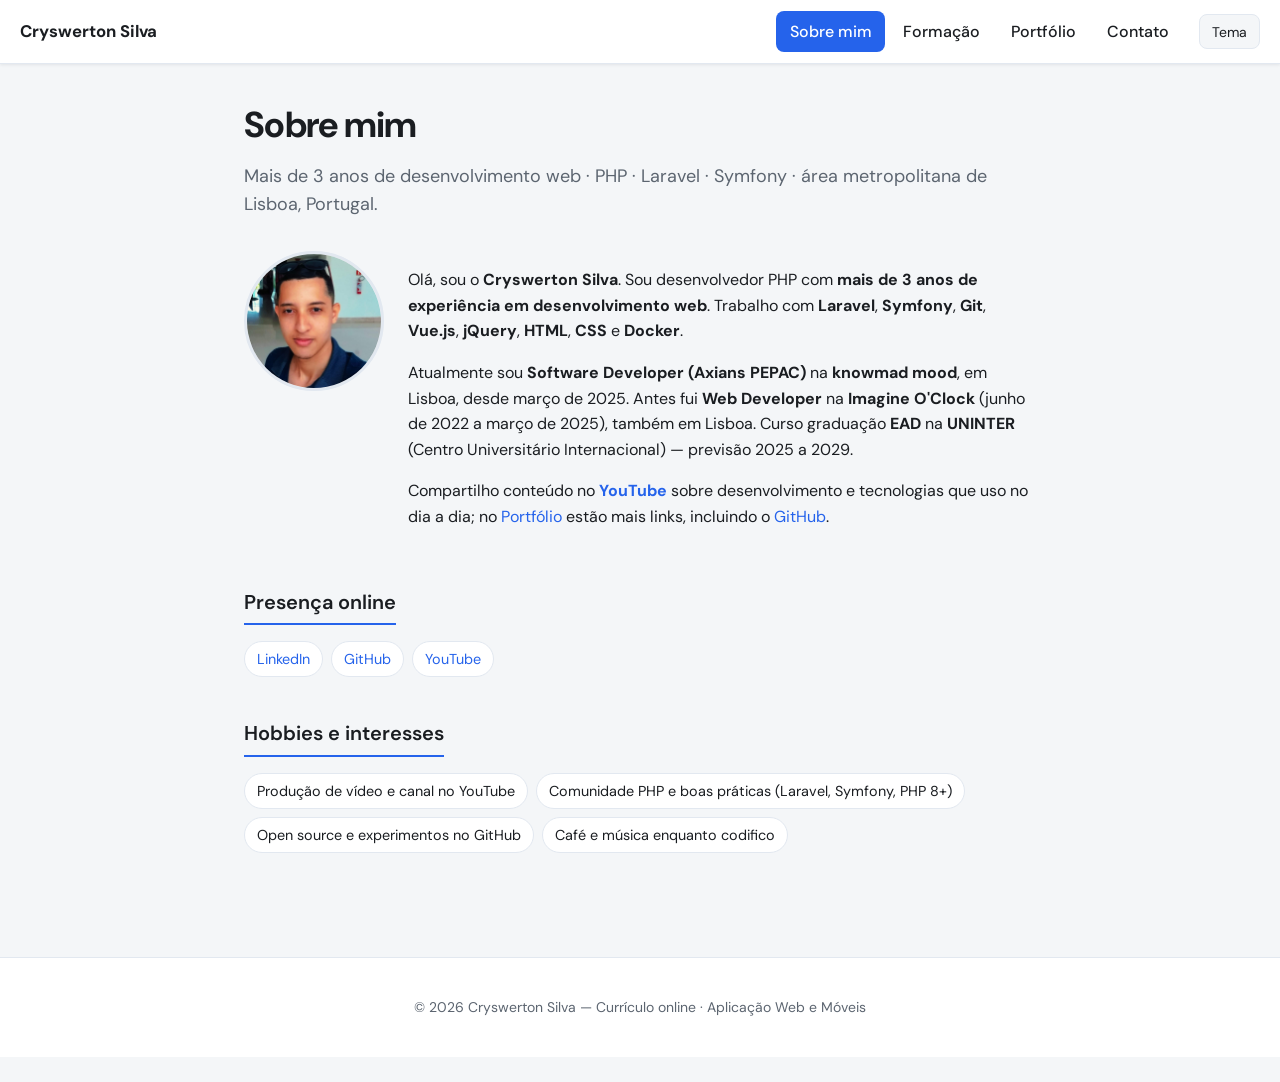
<file: index.html>
<!DOCTYPE html>
<html lang="pt-BR">
<head>
  <meta charset="UTF-8">
  <meta name="viewport" content="width=device-width, initial-scale=1.0">
  <title>Redirecionando…</title>
  <!-- Entrada na raiz: envia o utilizador para a primeira página do currículo (Sobre) -->
  <meta http-equiv="refresh" content="0; url=sobre.html">
  <link rel="canonical" href="sobre.html">
</head>
<body>
  <p>Se não for redirecionado automaticamente, <a href="sobre.html">clique aqui para abrir Sobre mim</a>.</p>
</body>
</html>
</file>
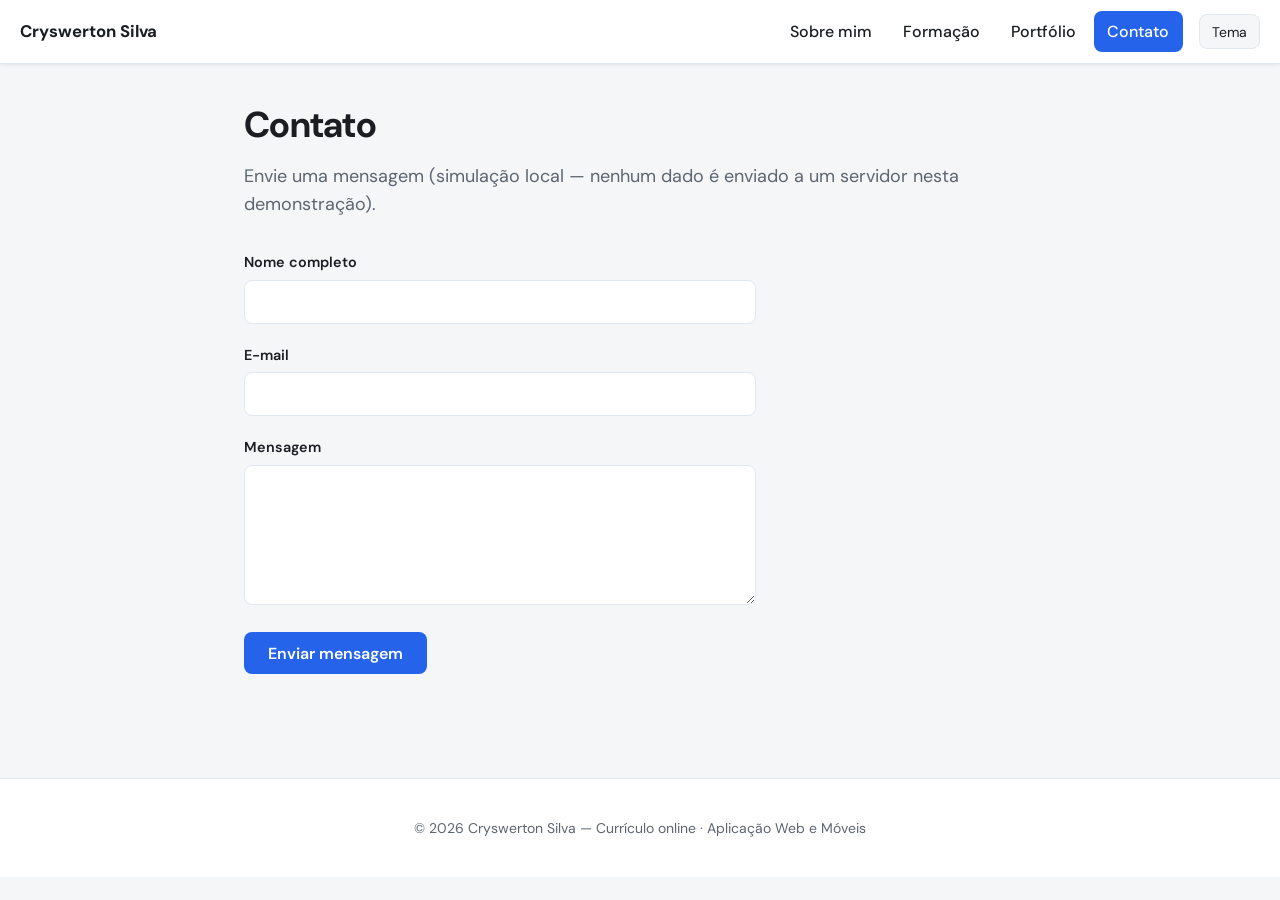
<file: contato.html>
<!DOCTYPE html>
<html lang="pt-BR">
<head>
  <meta charset="UTF-8">
  <meta name="viewport" content="width=device-width, initial-scale=1.0">
  <title>Contato — Currículo Online</title>
  <link rel="preconnect" href="https://fonts.googleapis.com">
  <link rel="preconnect" href="https://fonts.gstatic.com" crossorigin>
  <link href="https://fonts.googleapis.com/css2?family=DM+Sans:ital,opsz,wght@0,9..40,400;0,9..40,600;0,9..40,700;1,9..40,400&display=swap" rel="stylesheet">
  <link rel="stylesheet" href="css/styles.css">
</head>
<body>
  <header class="site-header">
    <a class="site-brand" href="sobre.html">Cryswerton Silva</a>
    <button type="button" class="nav-toggle" id="navToggle" aria-label="Abrir menu de navegação" aria-expanded="false" aria-controls="siteNav">
      <span></span>
      <span></span>
      <span></span>
    </button>
    <nav class="site-nav" id="siteNav" aria-label="Principal">
      <ul class="nav-list">
        <li><a href="sobre.html">Sobre mim</a></li>
        <li><a href="formacao.html">Formação</a></li>
        <li><a href="portfolio.html">Portfólio</a></li>
        <li><a href="contato.html" class="is-active">Contato</a></li>
      </ul>
      <button type="button" class="theme-toggle" id="themeToggle" title="Alternar tema claro ou escuro">Tema</button>
    </nav>
  </header>

  <div class="nav-overlay" id="navOverlay" aria-hidden="true"></div>

  <main class="page-main">
    <h1 class="page-title">Contato</h1>
    <p class="lead">Envie uma mensagem (simulação local — nenhum dado é enviado a um servidor nesta demonstração).</p>

    <section class="section-block" aria-labelledby="sec-formulario">
      <h2 id="sec-formulario" class="visually-hidden">Formulário de mensagem</h2>
      <!-- Validação e envio simulado em js/contato.js -->
      <form class="contact-form" id="contactForm" novalidate>
        <p class="form-global-error" id="formGlobalError" role="alert"></p>

        <div class="form-group" data-field="nome">
          <label for="nome">Nome completo</label>
          <input type="text" id="nome" name="nome" autocomplete="name" required>
          <span class="field-error" id="error-nome"></span>
        </div>

        <div class="form-group" data-field="email">
          <label for="email">E-mail</label>
          <input type="email" id="email" name="email" autocomplete="email" inputmode="email" required>
          <span class="field-error" id="error-email"></span>
        </div>

        <div class="form-group" data-field="mensagem">
          <label for="mensagem">Mensagem</label>
          <textarea id="mensagem" name="mensagem" required></textarea>
          <span class="field-error" id="error-mensagem"></span>
        </div>

        <button type="submit" class="form-submit">Enviar mensagem</button>
      </form>
    </section>
  </main>

  <!-- Modal de confirmação após “envio” bem-sucedido -->
  <div class="modal-backdrop" id="successModal" role="dialog" aria-modal="true" aria-labelledby="modalTitle" aria-hidden="true">
    <div class="modal-dialog">
      <p id="modalTitle">Mensagem enviada com sucesso!</p>
      <button type="button" class="modal-close" id="modalClose">Fechar</button>
    </div>
  </div>

  <footer class="site-footer">
    <p>© 2026 Cryswerton Silva — Currículo online · Aplicação Web e Móveis</p>
  </footer>

  <script src="js/main.js" defer></script>
  <script src="js/contato.js" defer></script>
</body>
</html>
</file>
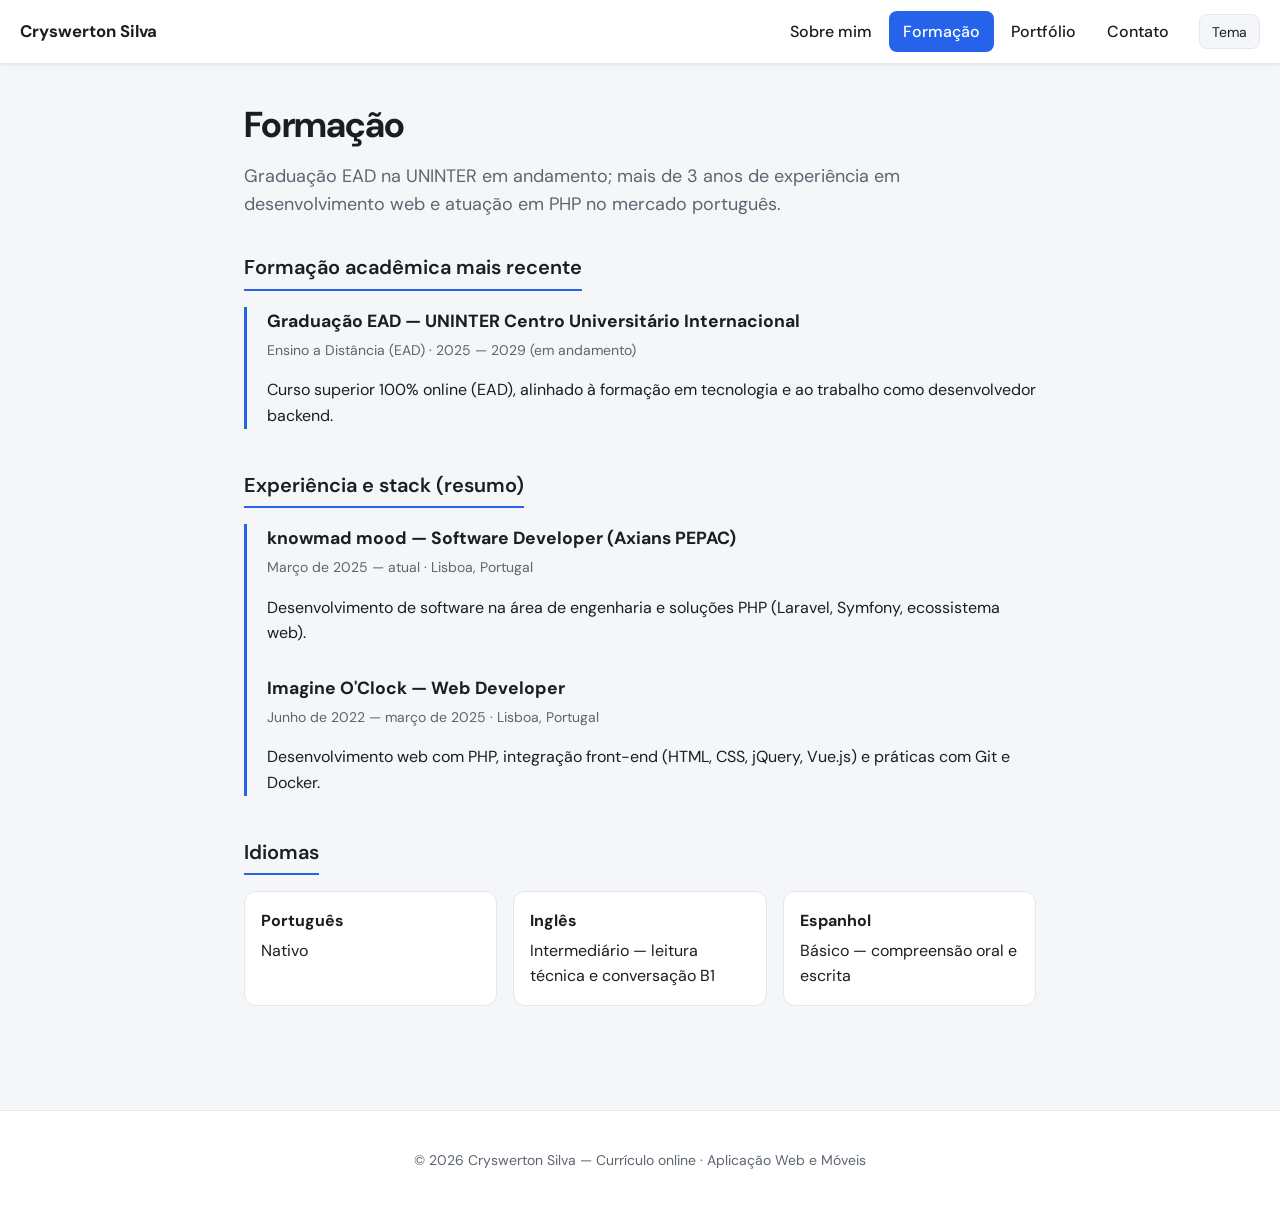
<file: formacao.html>
<!DOCTYPE html>
<html lang="pt-BR">
<head>
  <meta charset="UTF-8">
  <meta name="viewport" content="width=device-width, initial-scale=1.0">
  <title>Formação — Currículo Online</title>
  <link rel="preconnect" href="https://fonts.googleapis.com">
  <link rel="preconnect" href="https://fonts.gstatic.com" crossorigin>
  <link href="https://fonts.googleapis.com/css2?family=DM+Sans:ital,opsz,wght@0,9..40,400;0,9..40,600;0,9..40,700;1,9..40,400&display=swap" rel="stylesheet">
  <link rel="stylesheet" href="css/styles.css">
</head>
<body>
  <header class="site-header">
    <a class="site-brand" href="sobre.html">Cryswerton Silva</a>
    <button type="button" class="nav-toggle" id="navToggle" aria-label="Abrir menu de navegação" aria-expanded="false" aria-controls="siteNav">
      <span></span>
      <span></span>
      <span></span>
    </button>
    <nav class="site-nav" id="siteNav" aria-label="Principal">
      <ul class="nav-list">
        <li><a href="sobre.html">Sobre mim</a></li>
        <li><a href="formacao.html" class="is-active">Formação</a></li>
        <li><a href="portfolio.html">Portfólio</a></li>
        <li><a href="contato.html">Contato</a></li>
      </ul>
      <button type="button" class="theme-toggle" id="themeToggle" title="Alternar tema claro ou escuro">Tema</button>
    </nav>
  </header>

  <div class="nav-overlay" id="navOverlay" aria-hidden="true"></div>

  <main class="page-main">
    <h1 class="page-title">Formação</h1>
    <p class="lead">Graduação EAD na UNINTER em andamento; mais de 3 anos de experiência em desenvolvimento web e atuação em PHP no mercado português.</p>

    <section class="section-block" aria-labelledby="sec-graduacao">
      <h2 id="sec-graduacao">Formação acadêmica mais recente</h2>
      <div class="timeline">
        <article class="timeline-item">
          <h3>Graduação EAD — UNINTER Centro Universitário Internacional</h3>
          <p class="timeline-meta">Ensino a Distância (EAD) · 2025 — 2029 (em andamento)</p>
          <p>
            Curso superior 100% online (EAD), alinhado à formação em tecnologia e ao trabalho como desenvolvedor backend.
          </p>
        </article>
      </div>
    </section>

    <section class="section-block" aria-labelledby="sec-cursos">
      <h2 id="sec-cursos">Experiência e stack (resumo)</h2>
      <div class="timeline">
        <article class="timeline-item">
          <h3>knowmad mood — Software Developer (Axians PEPAC)</h3>
          <p class="timeline-meta">Março de 2025 — atual · Lisboa, Portugal</p>
          <p>Desenvolvimento de software na área de engenharia e soluções PHP (Laravel, Symfony, ecossistema web).</p>
        </article>
        <article class="timeline-item">
          <h3>Imagine O&apos;Clock — Web Developer</h3>
          <p class="timeline-meta">Junho de 2022 — março de 2025 · Lisboa, Portugal</p>
          <p>Desenvolvimento web com PHP, integração front-end (HTML, CSS, jQuery, Vue.js) e práticas com Git e Docker.</p>
        </article>
      </div>
    </section>

    <section class="section-block" aria-labelledby="sec-idiomas">
      <h2 id="sec-idiomas">Idiomas</h2>
      <div class="lang-grid">
        <div class="lang-card">
          <strong>Português</strong>
          <span>Nativo</span>
        </div>
        <div class="lang-card">
          <strong>Inglês</strong>
          <span>Intermediário — leitura técnica e conversação B1</span>
        </div>
        <div class="lang-card">
          <strong>Espanhol</strong>
          <span>Básico — compreensão oral e escrita</span>
        </div>
      </div>
    </section>
  </main>

  <footer class="site-footer">
    <p>© 2026 Cryswerton Silva — Currículo online · Aplicação Web e Móveis</p>
  </footer>

  <script src="js/main.js" defer></script>
</body>
</html>
</file>
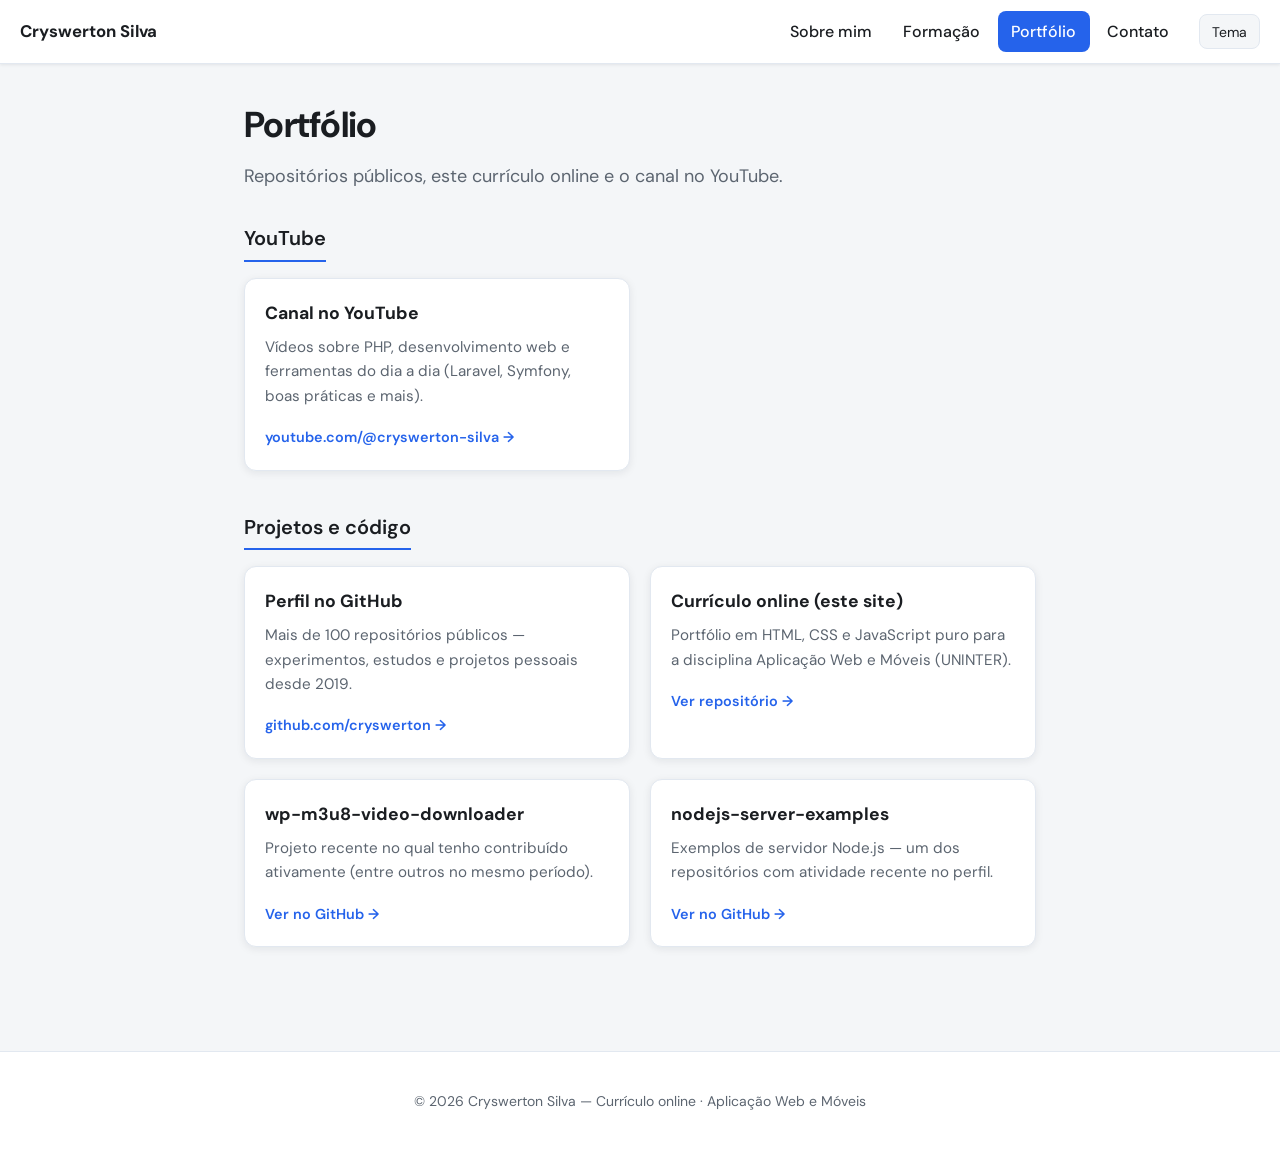
<file: portfolio.html>
<!DOCTYPE html>
<html lang="pt-BR">
<head>
  <meta charset="UTF-8">
  <meta name="viewport" content="width=device-width, initial-scale=1.0">
  <title>Portfólio — Currículo Online</title>
  <link rel="preconnect" href="https://fonts.googleapis.com">
  <link rel="preconnect" href="https://fonts.gstatic.com" crossorigin>
  <link href="https://fonts.googleapis.com/css2?family=DM+Sans:ital,opsz,wght@0,9..40,400;0,9..40,600;0,9..40,700;1,9..40,400&display=swap" rel="stylesheet">
  <link rel="stylesheet" href="css/styles.css">
</head>
<body>
  <header class="site-header">
    <a class="site-brand" href="sobre.html">Cryswerton Silva</a>
    <button type="button" class="nav-toggle" id="navToggle" aria-label="Abrir menu de navegação" aria-expanded="false" aria-controls="siteNav">
      <span></span>
      <span></span>
      <span></span>
    </button>
    <nav class="site-nav" id="siteNav" aria-label="Principal">
      <ul class="nav-list">
        <li><a href="sobre.html">Sobre mim</a></li>
        <li><a href="formacao.html">Formação</a></li>
        <li><a href="portfolio.html" class="is-active">Portfólio</a></li>
        <li><a href="contato.html">Contato</a></li>
      </ul>
      <button type="button" class="theme-toggle" id="themeToggle" title="Alternar tema claro ou escuro">Tema</button>
    </nav>
  </header>

  <div class="nav-overlay" id="navOverlay" aria-hidden="true"></div>

  <main class="page-main">
    <h1 class="page-title">Portfólio</h1>
    <p class="lead">Repositórios públicos, este currículo online e o canal no YouTube.</p>

    <section class="section-block" aria-labelledby="sec-youtube" id="sec-youtube">
      <h2 id="sec-youtube">YouTube</h2>
      <div class="project-grid">
        <article class="project-card">
          <h3>Canal no YouTube</h3>
          <p>
            Vídeos sobre PHP, desenvolvimento web e ferramentas do dia a dia (Laravel, Symfony, boas práticas e mais).
          </p>
          <a class="project-link" href="https://www.youtube.com/@cryswerton-silva" target="_blank" rel="noopener noreferrer">youtube.com/@cryswerton-silva →</a>
        </article>
      </div>
    </section>

    <section class="section-block" aria-labelledby="sec-projetos">
      <h2 id="sec-projetos">Projetos e código</h2>
      <div class="project-grid">
        <article class="project-card">
          <h3>Perfil no GitHub</h3>
          <p>Mais de 100 repositórios públicos — experimentos, estudos e projetos pessoais desde 2019.</p>
          <a class="project-link" href="https://github.com/cryswerton" target="_blank" rel="noopener noreferrer">github.com/cryswerton →</a>
        </article>
        <article class="project-card">
          <h3>Currículo online (este site)</h3>
          <p>Portfólio em HTML, CSS e JavaScript puro para a disciplina Aplicação Web e Móveis (UNINTER).</p>
          <a class="project-link" href="https://github.com/cryswerton/uninter-awm-portfolio" target="_blank" rel="noopener noreferrer">Ver repositório →</a>
        </article>
        <article class="project-card">
          <h3>wp-m3u8-video-downloader</h3>
          <p>Projeto recente no qual tenho contribuído ativamente (entre outros no mesmo período).</p>
          <a class="project-link" href="https://github.com/cryswerton/wp-m3u8-video-downloader" target="_blank" rel="noopener noreferrer">Ver no GitHub →</a>
        </article>
        <article class="project-card">
          <h3>nodejs-server-examples</h3>
          <p>Exemplos de servidor Node.js — um dos repositórios com atividade recente no perfil.</p>
          <a class="project-link" href="https://github.com/cryswerton/nodejs-server-examples" target="_blank" rel="noopener noreferrer">Ver no GitHub →</a>
        </article>
      </div>
    </section>
  </main>

  <footer class="site-footer">
    <p>© 2026 Cryswerton Silva — Currículo online · Aplicação Web e Móveis</p>
  </footer>

  <script src="js/main.js" defer></script>
</body>
</html>
</file>
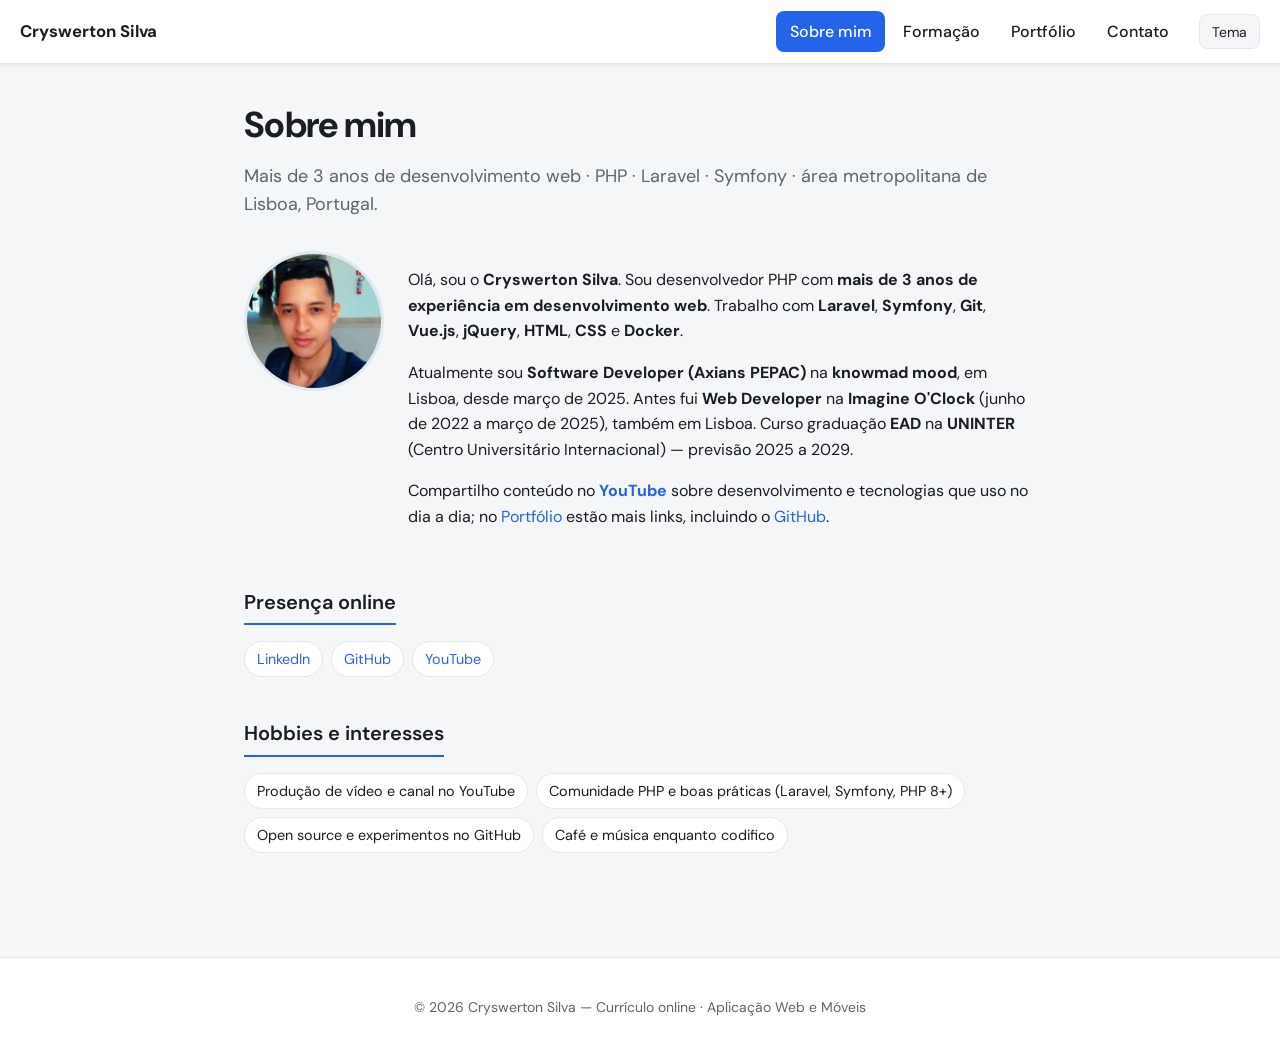
<file: sobre.html>
<!DOCTYPE html>
<html lang="pt-BR">
<head>
  <meta charset="UTF-8">
  <meta name="viewport" content="width=device-width, initial-scale=1.0">
  <title>Sobre mim — Currículo Online</title>
  <!-- Tipografia web (sem framework; apenas fonte do Google Fonts) -->
  <link rel="preconnect" href="https://fonts.googleapis.com">
  <link rel="preconnect" href="https://fonts.gstatic.com" crossorigin>
  <link href="https://fonts.googleapis.com/css2?family=DM+Sans:ital,opsz,wght@0,9..40,400;0,9..40,600;0,9..40,700;1,9..40,400&display=swap" rel="stylesheet">
  <link rel="stylesheet" href="css/styles.css">
</head>
<body>
  <!-- Cabeçalho: marca + navegação fixa (repetida em todas as páginas) -->
  <header class="site-header">
    <a class="site-brand" href="sobre.html">Cryswerton Silva</a>
    <button type="button" class="nav-toggle" id="navToggle" aria-label="Abrir menu de navegação" aria-expanded="false" aria-controls="siteNav">
      <span></span>
      <span></span>
      <span></span>
    </button>
    <nav class="site-nav" id="siteNav" aria-label="Principal">
      <ul class="nav-list">
        <li><a href="sobre.html" class="is-active">Sobre mim</a></li>
        <li><a href="formacao.html">Formação</a></li>
        <li><a href="portfolio.html">Portfólio</a></li>
        <li><a href="contato.html">Contato</a></li>
      </ul>
      <button type="button" class="theme-toggle" id="themeToggle" title="Alternar tema claro ou escuro">Tema</button>
    </nav>
  </header>

  <!-- Overlay escuro quando o menu mobile está aberto -->
  <div class="nav-overlay" id="navOverlay" aria-hidden="true"></div>

  <main class="page-main" id="main">
    <h1 class="page-title">Sobre mim</h1>
    <p class="lead">Mais de 3 anos de desenvolvimento web · PHP · Laravel · Symfony · área metropolitana de Lisboa, Portugal.</p>

    <section class="section-block profile-row" aria-labelledby="sec-apresentacao">
      <h2 id="sec-apresentacao" class="visually-hidden">Apresentação</h2>
      <!-- Foto local em /img (mantenha proporção quadrada para o círculo do avatar) -->
      <img class="profile-avatar" src="img/eu.jpg" width="140" height="140" alt="Cryswerton Silva">
      <div>
        <p>
          Olá, sou o <strong>Cryswerton Silva</strong>. Sou desenvolvedor PHP com <strong>mais de 3 anos de experiência em desenvolvimento web</strong>.
          Trabalho com <strong>Laravel</strong>, <strong>Symfony</strong>, <strong>Git</strong>, <strong>Vue.js</strong>,
          <strong>jQuery</strong>, <strong>HTML</strong>, <strong>CSS</strong> e <strong>Docker</strong>.
        </p>
        <p>
          Atualmente sou <strong>Software Developer (Axians PEPAC)</strong> na <strong>knowmad mood</strong>, em Lisboa, desde março de 2025.
          Antes fui <strong>Web Developer</strong> na <strong>Imagine O&apos;Clock</strong> (junho de 2022 a março de 2025), também em Lisboa.
          Curso graduação <strong>EAD</strong> na <strong>UNINTER</strong> (Centro Universitário Internacional) — previsão 2025 a 2029.
        </p>
        <p>
          Compartilho conteúdo no <a href="https://www.youtube.com/@cryswerton-silva" target="_blank" rel="noopener noreferrer"><strong>YouTube</strong></a>
          sobre desenvolvimento e tecnologias que uso no dia a dia; no <a href="portfolio.html">Portfólio</a> estão mais links, incluindo o
          <a href="https://github.com/cryswerton" target="_blank" rel="noopener noreferrer">GitHub</a>.
        </p>
      </div>
    </section>

    <section class="section-block" aria-labelledby="sec-links">
      <h2 id="sec-links">Presença online</h2>
      <ul class="hobby-list">
        <li><a href="https://www.linkedin.com/in/cryswerton-silva-48215b236" target="_blank" rel="noopener noreferrer">LinkedIn</a></li>
        <li><a href="https://github.com/cryswerton" target="_blank" rel="noopener noreferrer">GitHub</a></li>
        <li><a href="https://www.youtube.com/@cryswerton-silva" target="_blank" rel="noopener noreferrer">YouTube</a></li>
      </ul>
    </section>

    <section class="section-block" aria-labelledby="sec-hobbies">
      <h2 id="sec-hobbies">Hobbies e interesses</h2>
      <ul class="hobby-list">
        <li>Produção de vídeo e canal no YouTube</li>
        <li>Comunidade PHP e boas práticas (Laravel, Symfony, PHP 8+)</li>
        <li>Open source e experimentos no GitHub</li>
        <li>Café e música enquanto codifico</li>
      </ul>
    </section>
  </main>

  <footer class="site-footer">
    <p>© 2026 Cryswerton Silva — Currículo online · Aplicação Web e Móveis</p>
  </footer>

  <script src="js/main.js" defer></script>
</body>
</html>
</file>
<file: css/styles.css>
/* =============================================================================
   Folha de estilos global — portfólio currículo online
   Variáveis de tema, layout, componentes e responsividade.
   ============================================================================= */

/* --- Reset leve + box model --- */
*,
*::before,
*::after {
  box-sizing: border-box;
}

html {
  scroll-behavior: smooth;
}

body {
  margin: 0;
  min-height: 100vh;
  font-family: "DM Sans", system-ui, sans-serif;
  font-size: 1rem;
  line-height: 1.6;
  color: var(--text);
  background-color: var(--bg);
  transition: background-color 0.2s ease, color 0.2s ease;
}

/* Texto só para leitores de ecrã / acessibilidade */
.visually-hidden {
  position: absolute;
  width: 1px;
  height: 1px;
  padding: 0;
  margin: -1px;
  overflow: hidden;
  clip: rect(0, 0, 0, 0);
  white-space: nowrap;
  border: 0;
}

img {
  max-width: 100%;
  height: auto;
  display: block;
}

a {
  color: var(--accent);
  text-decoration: none;
}

a:hover {
  text-decoration: underline;
}

a:focus-visible,
button:focus-visible {
  outline: 2px solid var(--accent);
  outline-offset: 2px;
}

/* --- Tema claro (padrão) --- */
:root {
  --bg: #f4f6f8;
  --bg-elevated: #ffffff;
  --text: #1a1d21;
  --text-muted: #5c6570;
  --accent: #2563eb;
  --accent-hover: #1d4ed8;
  --border: #e2e8f0;
  --shadow: rgba(15, 23, 42, 0.08);
  --header-h: 4rem;
}

/* --- Tema escuro (ativado via data-theme no <html>) --- */
html[data-theme="dark"] {
  --bg: #0f1419;
  --bg-elevated: #1a222c;
  --text: #e8eaed;
  --text-muted: #9aa3ad;
  --accent: #60a5fa;
  --accent-hover: #93c5fd;
  --border: #2d3748;
  --shadow: rgba(0, 0, 0, 0.35);
}

/* Espaço para header fixo */
body {
  padding-top: var(--header-h);
}

/* =============================================================================
   Cabeçalho fixo e navegação
   ============================================================================= */
.site-header {
  position: fixed;
  top: 0;
  left: 0;
  right: 0;
  z-index: 100;
  height: var(--header-h);
  display: flex;
  align-items: center;
  justify-content: space-between;
  gap: 1rem;
  padding: 0 1.25rem;
  background: var(--bg-elevated);
  border-bottom: 1px solid var(--border);
  box-shadow: 0 1px 3px var(--shadow);
}

.site-brand {
  font-weight: 700;
  font-size: 1.05rem;
  color: var(--text);
  white-space: nowrap;
}

.site-brand:hover {
  text-decoration: none;
  color: var(--accent);
}

/* Botão hambúrguer — visível só em telas pequenas */
.nav-toggle {
  display: none;
  flex-direction: column;
  justify-content: center;
  gap: 5px;
  width: 2.5rem;
  height: 2.5rem;
  padding: 0;
  border: 1px solid var(--border);
  border-radius: 8px;
  background: var(--bg);
  cursor: pointer;
  color: var(--text);
}

.nav-toggle span {
  display: block;
  width: 1.25rem;
  height: 2px;
  margin: 0 auto;
  background: currentColor;
  border-radius: 1px;
}

/* Navegação principal */
.site-nav {
  display: flex;
  align-items: center;
  gap: 0.5rem;
}

.nav-list {
  display: flex;
  flex-wrap: wrap;
  align-items: center;
  gap: 0.25rem;
  list-style: none;
  margin: 0;
  padding: 0;
}

.nav-list a {
  display: block;
  padding: 0.5rem 0.85rem;
  border-radius: 8px;
  color: var(--text);
  font-weight: 500;
  text-decoration: none;
}

.nav-list a:hover {
  background: var(--bg);
  text-decoration: none;
}

/* Página atual — destaque no link ativo */
.nav-list a.is-active {
  background: var(--accent);
  color: #fff;
}

html[data-theme="dark"] .nav-list a.is-active {
  color: #0f1419;
}

/* Toggle tema */
.theme-toggle {
  margin-left: 0.5rem;
  padding: 0.45rem 0.75rem;
  border: 1px solid var(--border);
  border-radius: 8px;
  background: var(--bg);
  color: var(--text);
  font-size: 0.875rem;
  font-family: inherit;
  cursor: pointer;
}

.theme-toggle:hover {
  border-color: var(--accent);
}

/* Overlay mobile quando o menu está aberto */
.nav-overlay {
  display: none;
  position: fixed;
  inset: var(--header-h) 0 0 0;
  z-index: 90;
  cursor: pointer;
  background: rgba(15, 23, 42, 0.45);
}

body.nav-open .nav-overlay {
  display: block;
}

/* =============================================================================
   Conteúdo principal e tipografia de página
   ============================================================================= */
.page-main {
  max-width: 52rem;
  margin: 0 auto;
  padding: 2rem 1.25rem 4rem;
}

.page-title {
  margin: 0 0 0.5rem;
  font-size: clamp(1.75rem, 4vw, 2.25rem);
  font-weight: 700;
  letter-spacing: -0.02em;
}

.lead {
  font-size: 1.125rem;
  color: var(--text-muted);
  margin: 0 0 2rem;
}

.section-block {
  margin-bottom: 2.5rem;
}

.section-block h2 {
  margin: 0 0 1rem;
  font-size: 1.25rem;
  font-weight: 600;
  color: var(--text);
  border-bottom: 2px solid var(--accent);
  padding-bottom: 0.35rem;
  display: inline-block;
}

/* Perfil / sobre */
.profile-row {
  display: grid;
  grid-template-columns: 140px 1fr;
  gap: 1.5rem;
  align-items: start;
}

@media (max-width: 600px) {
  .profile-row {
    grid-template-columns: 1fr;
    text-align: center;
  }

  .profile-avatar {
    margin: 0 auto;
  }
}

.profile-avatar {
  width: 140px;
  height: 140px;
  border-radius: 50%;
  object-fit: cover;
  border: 3px solid var(--border);
  background: linear-gradient(145deg, var(--accent), #93c5fd);
}

.hobby-list {
  display: flex;
  flex-wrap: wrap;
  gap: 0.5rem;
  list-style: none;
  margin: 0;
  padding: 0;
}

.hobby-list li {
  padding: 0.35rem 0.75rem;
  background: var(--bg-elevated);
  border: 1px solid var(--border);
  border-radius: 999px;
  font-size: 0.9rem;
}

/* Formação — timeline simples */
.timeline {
  border-left: 3px solid var(--accent);
  padding-left: 1.25rem;
  margin: 0;
}

.timeline-item {
  margin-bottom: 1.75rem;
}

.timeline-item:last-child {
  margin-bottom: 0;
}

.timeline-item h3 {
  margin: 0 0 0.25rem;
  font-size: 1.1rem;
}

.timeline-meta {
  font-size: 0.875rem;
  color: var(--text-muted);
  margin: 0 0 0.5rem;
}

.lang-grid {
  display: grid;
  grid-template-columns: repeat(auto-fill, minmax(200px, 1fr));
  gap: 1rem;
}

.lang-card {
  padding: 1rem;
  background: var(--bg-elevated);
  border: 1px solid var(--border);
  border-radius: 12px;
}

.lang-card strong {
  display: block;
  margin-bottom: 0.25rem;
}

/* Portfólio — cards de projeto */
.project-grid {
  display: grid;
  grid-template-columns: repeat(auto-fill, minmax(260px, 1fr));
  gap: 1.25rem;
}

.project-card {
  padding: 1.25rem;
  background: var(--bg-elevated);
  border: 1px solid var(--border);
  border-radius: 12px;
  box-shadow: 0 2px 8px var(--shadow);
  transition: transform 0.15s ease, box-shadow 0.15s ease;
}

.project-card:hover {
  transform: translateY(-2px);
  box-shadow: 0 8px 24px var(--shadow);
}

.project-card h3 {
  margin: 0 0 0.5rem;
  font-size: 1.1rem;
}

.project-card p {
  margin: 0 0 1rem;
  font-size: 0.95rem;
  color: var(--text-muted);
}

.project-card .project-link {
  font-weight: 600;
  font-size: 0.9rem;
}

/* =============================================================================
   Formulário de contato
   ============================================================================= */
.contact-form {
  max-width: 32rem;
}

.form-group {
  margin-bottom: 1.25rem;
}

.form-group label {
  display: block;
  margin-bottom: 0.35rem;
  font-weight: 600;
  font-size: 0.9rem;
}

.form-group input,
.form-group textarea {
  width: 100%;
  padding: 0.65rem 0.85rem;
  border: 1px solid var(--border);
  border-radius: 8px;
  background: var(--bg-elevated);
  color: var(--text);
  font-family: inherit;
  font-size: 1rem;
}

.form-group textarea {
  min-height: 140px;
  resize: vertical;
}

.form-group input:focus,
.form-group textarea:focus {
  border-color: var(--accent);
  outline: none;
  box-shadow: 0 0 0 3px rgba(37, 99, 235, 0.2);
}

html[data-theme="dark"] .form-group input:focus,
html[data-theme="dark"] .form-group textarea:focus {
  box-shadow: 0 0 0 3px rgba(96, 165, 250, 0.25);
}

.form-group .field-error {
  display: none;
  margin-top: 0.35rem;
  font-size: 0.8rem;
  color: #dc2626;
}

html[data-theme="dark"] .form-group .field-error {
  color: #f87171;
}

.form-group.has-error input,
.form-group.has-error textarea {
  border-color: #dc2626;
}

.form-group.has-error .field-error {
  display: block;
}

.form-submit {
  padding: 0.65rem 1.5rem;
  border: none;
  border-radius: 8px;
  background: var(--accent);
  color: #fff;
  font-weight: 600;
  font-family: inherit;
  font-size: 1rem;
  cursor: pointer;
}

.form-submit:hover {
  background: var(--accent-hover);
}

html[data-theme="dark"] .form-submit {
  color: #0f1419;
}

.form-global-error {
  display: none;
  padding: 0.75rem 1rem;
  margin-bottom: 1rem;
  border-radius: 8px;
  background: rgba(220, 38, 38, 0.12);
  border: 1px solid #dc2626;
  color: #991b1b;
  font-size: 0.9rem;
}

html[data-theme="dark"] .form-global-error {
  background: rgba(248, 113, 113, 0.12);
  border-color: #f87171;
  color: #fecaca;
}

.form-global-error.is-visible {
  display: block;
}

/* =============================================================================
   Modal de sucesso
   ============================================================================= */
.modal-backdrop {
  display: none;
  position: fixed;
  inset: 0;
  z-index: 200;
  align-items: center;
  justify-content: center;
  padding: 1rem;
  background: rgba(15, 23, 42, 0.55);
}

.modal-backdrop.is-open {
  display: flex;
}

.modal-dialog {
  width: 100%;
  max-width: 24rem;
  padding: 1.5rem;
  background: var(--bg-elevated);
  border: 1px solid var(--border);
  border-radius: 12px;
  box-shadow: 0 20px 50px var(--shadow);
  text-align: center;
}

.modal-dialog p {
  margin: 0 0 1.25rem;
  font-size: 1.05rem;
}

.modal-close {
  padding: 0.5rem 1.25rem;
  border: 1px solid var(--border);
  border-radius: 8px;
  background: var(--bg);
  color: var(--text);
  font-family: inherit;
  font-size: 0.95rem;
  cursor: pointer;
}

.modal-close:hover {
  border-color: var(--accent);
}

/* =============================================================================
   Rodapé
   ============================================================================= */
.site-footer {
  margin-top: auto;
  padding: 1.5rem 1.25rem;
  text-align: center;
  font-size: 0.875rem;
  color: var(--text-muted);
  border-top: 1px solid var(--border);
  background: var(--bg-elevated);
}

/* =============================================================================
   Responsivo — menu colapsável
   ============================================================================= */
@media (max-width: 768px) {
  .nav-toggle {
    display: flex;
  }

  .site-nav {
    position: fixed;
    top: var(--header-h);
    left: 0;
    right: 0;
    flex-direction: column;
    align-items: stretch;
    padding: 1rem;
    background: var(--bg-elevated);
    border-bottom: 1px solid var(--border);
    box-shadow: 0 8px 24px var(--shadow);
    transform: translateY(-100%);
    opacity: 0;
    visibility: hidden;
    transition: transform 0.2s ease, opacity 0.2s ease, visibility 0.2s;
  }

  body.nav-open .site-nav {
    transform: translateY(0);
    opacity: 1;
    visibility: visible;
  }

  .nav-list {
    flex-direction: column;
    width: 100%;
  }

  .nav-list a {
    padding: 0.75rem 1rem;
  }

  .theme-toggle {
    margin-left: 0;
    margin-top: 0.5rem;
    width: 100%;
  }
}
</file>
